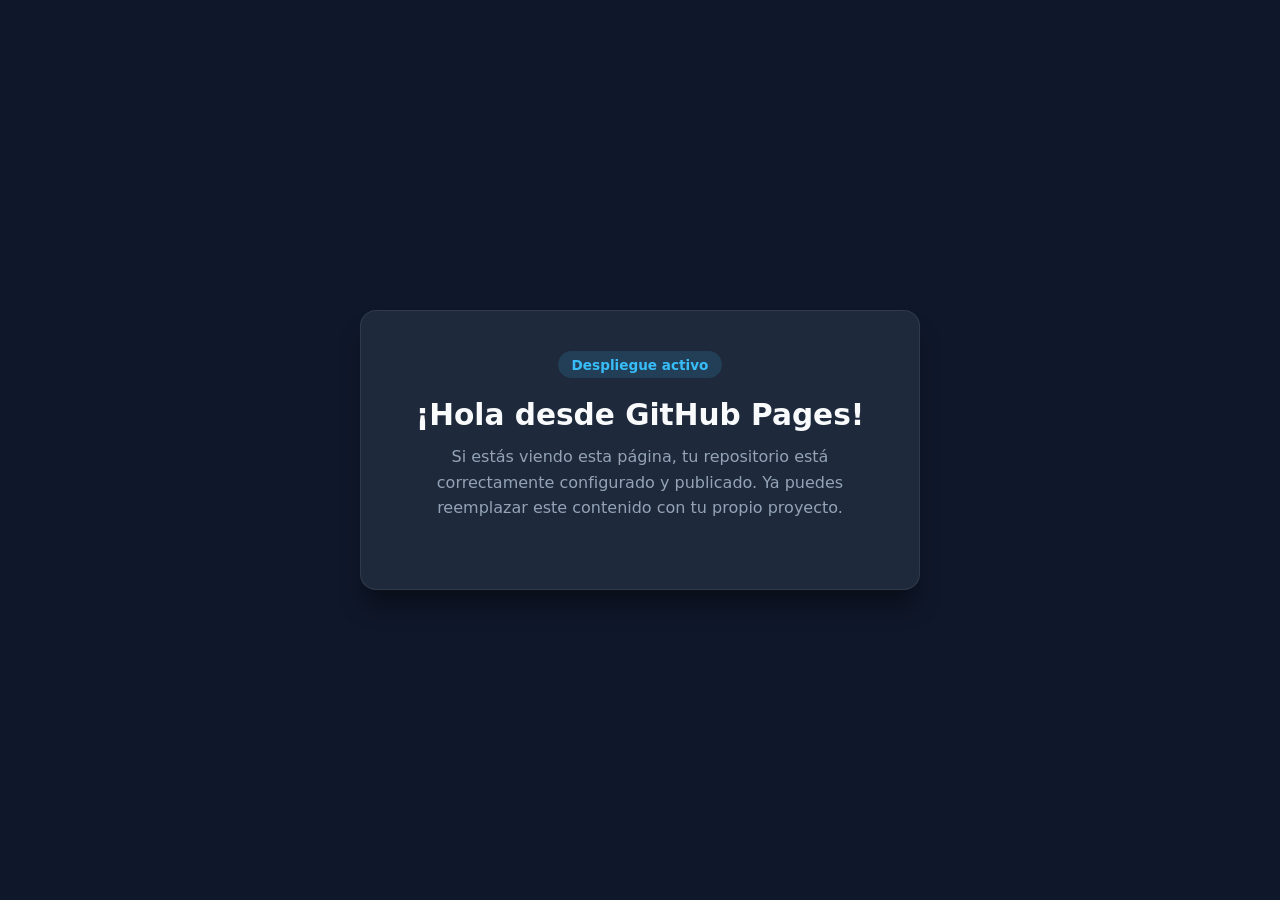
<file: index.html>
<!DOCTYPE html>
<html lang="es">
<head>
  <meta charset="UTF-8" />
  <meta name="viewport" content="width=device-width, initial-scale=1.0" />
  <title>Whilberth</title>
  <style>
    :root {
      --bg: #0f172a;
      --card: #1e293b;
      --text: #f8fafc;
      --muted: #94a3b8;
      --accent: #38bdf8;
    }

    * {
      box-sizing: border-box;
      margin: 0;
      padding: 0;
    }

    body {
      font-family: system-ui, -apple-system, BlinkMacSystemFont, "Segoe UI", Roboto, sans-serif;
      background-color: var(--bg);
      color: var(--text);
      min-height: 100vh;
      display: grid;
      place-items: center;
      padding: 1.5rem;
    }

    main {
      background-color: var(--card);
      max-width: 560px;
      width: 100%;
      padding: 2.5rem;
      border-radius: 1rem;
      box-shadow: 0 20px 25px -5px rgba(0, 0, 0, 0.4);
      text-align: center;
      border: 1px solid rgba(255, 255, 255, 0.08);
    }

    .badge {
      display: inline-block;
      background: rgba(56, 189, 248, 0.15);
      color: var(--accent);
      font-size: 0.85rem;
      font-weight: 600;
      padding: 0.35rem 0.85rem;
      border-radius: 999px;
      margin-bottom: 1.25rem;
    }

    h1 {
      font-size: 1.85rem;
      margin-bottom: 0.75rem;
    }

    p {
      color: var(--muted);
      line-height: 1.6;
      margin-bottom: 1.75rem;
    }

    a.btn {
      display: inline-block;
      background-color: var(--accent);
      color: #0f172a;
      text-decoration: none;
      font-weight: 600;
      padding: 0.75rem 1.5rem;
      border-radius: 0.5rem;
      transition: opacity 0.2s ease;
    }

    a.btn:hover {
      opacity: 0.9;
    }
  </style>
</head>
<body>
  <main>
    <span class="badge">Despliegue activo</span>
    <h1>¡Hola desde GitHub Pages!</h1>
    <p>
      Si estás viendo esta página, tu repositorio está correctamente configurado y publicado.
      Ya puedes reemplazar este contenido con tu propio proyecto.
    </p>
  </main>
</body>
</html>
</file>
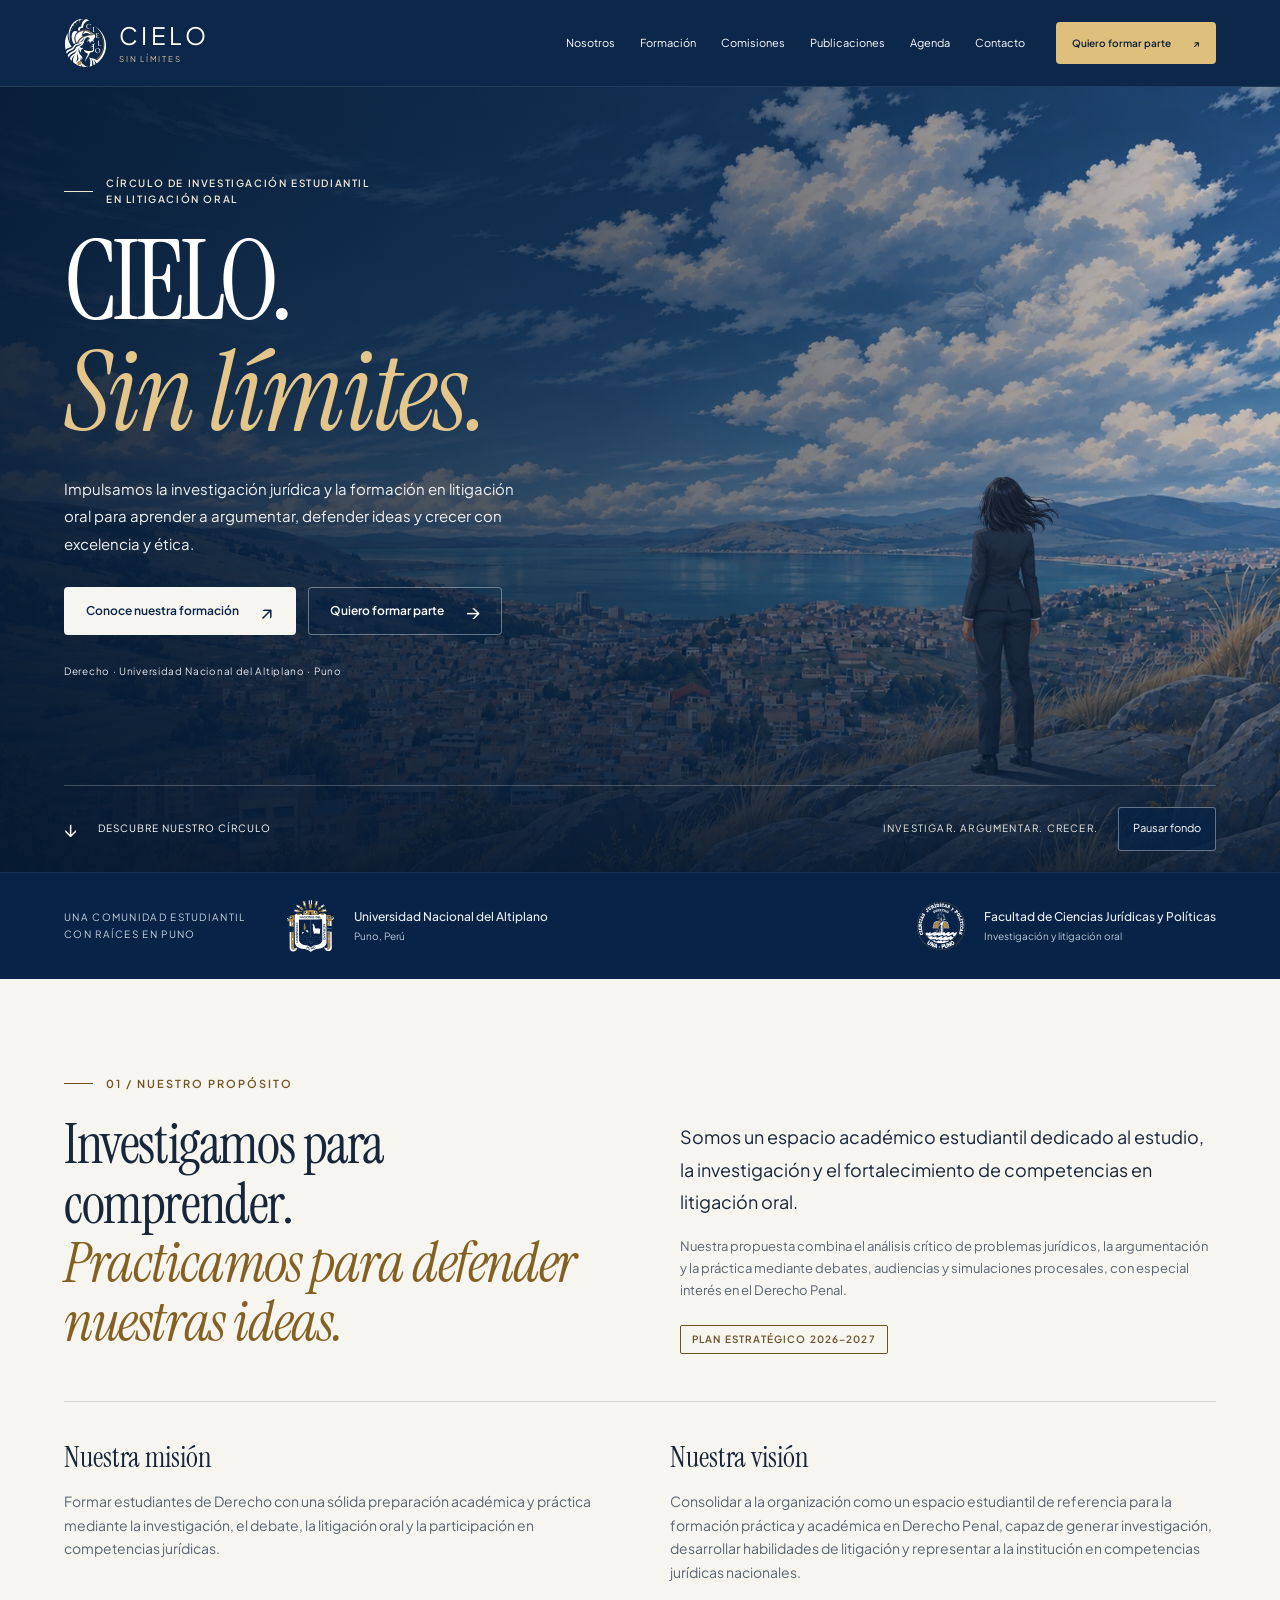
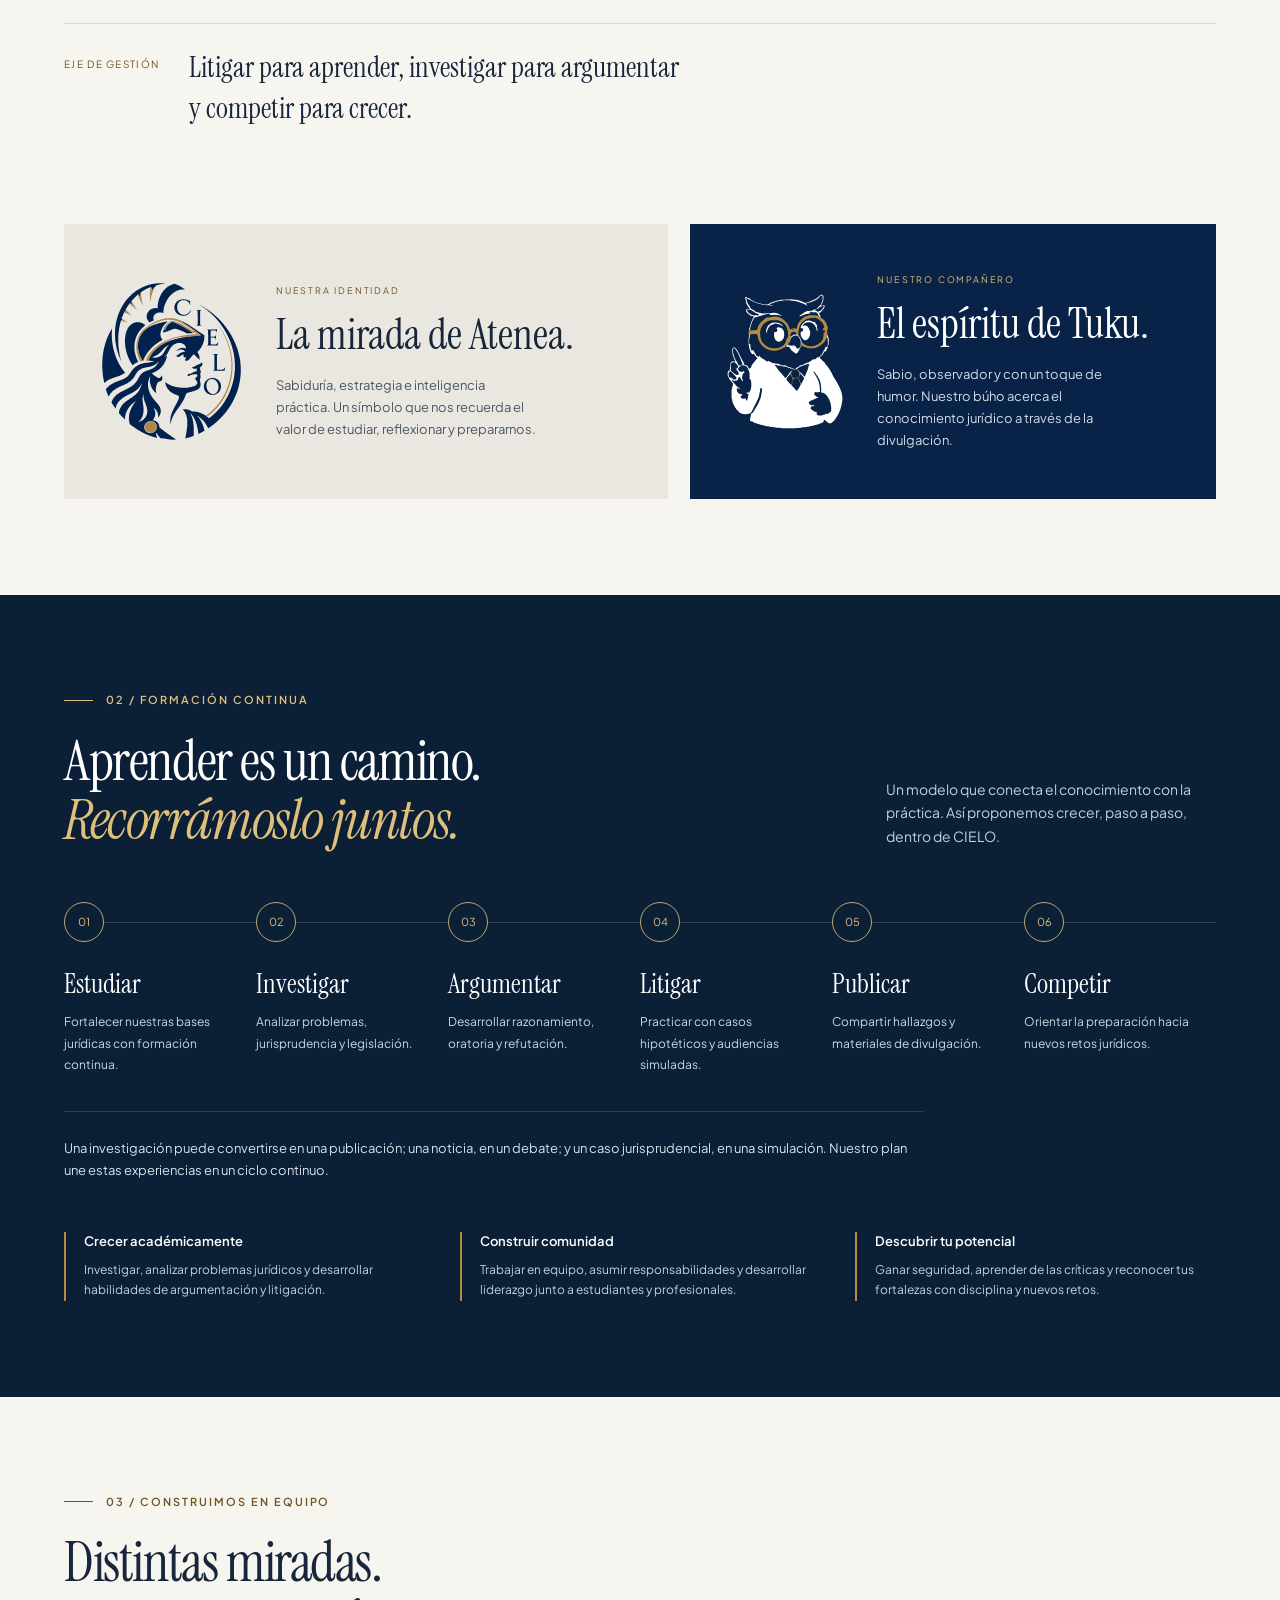
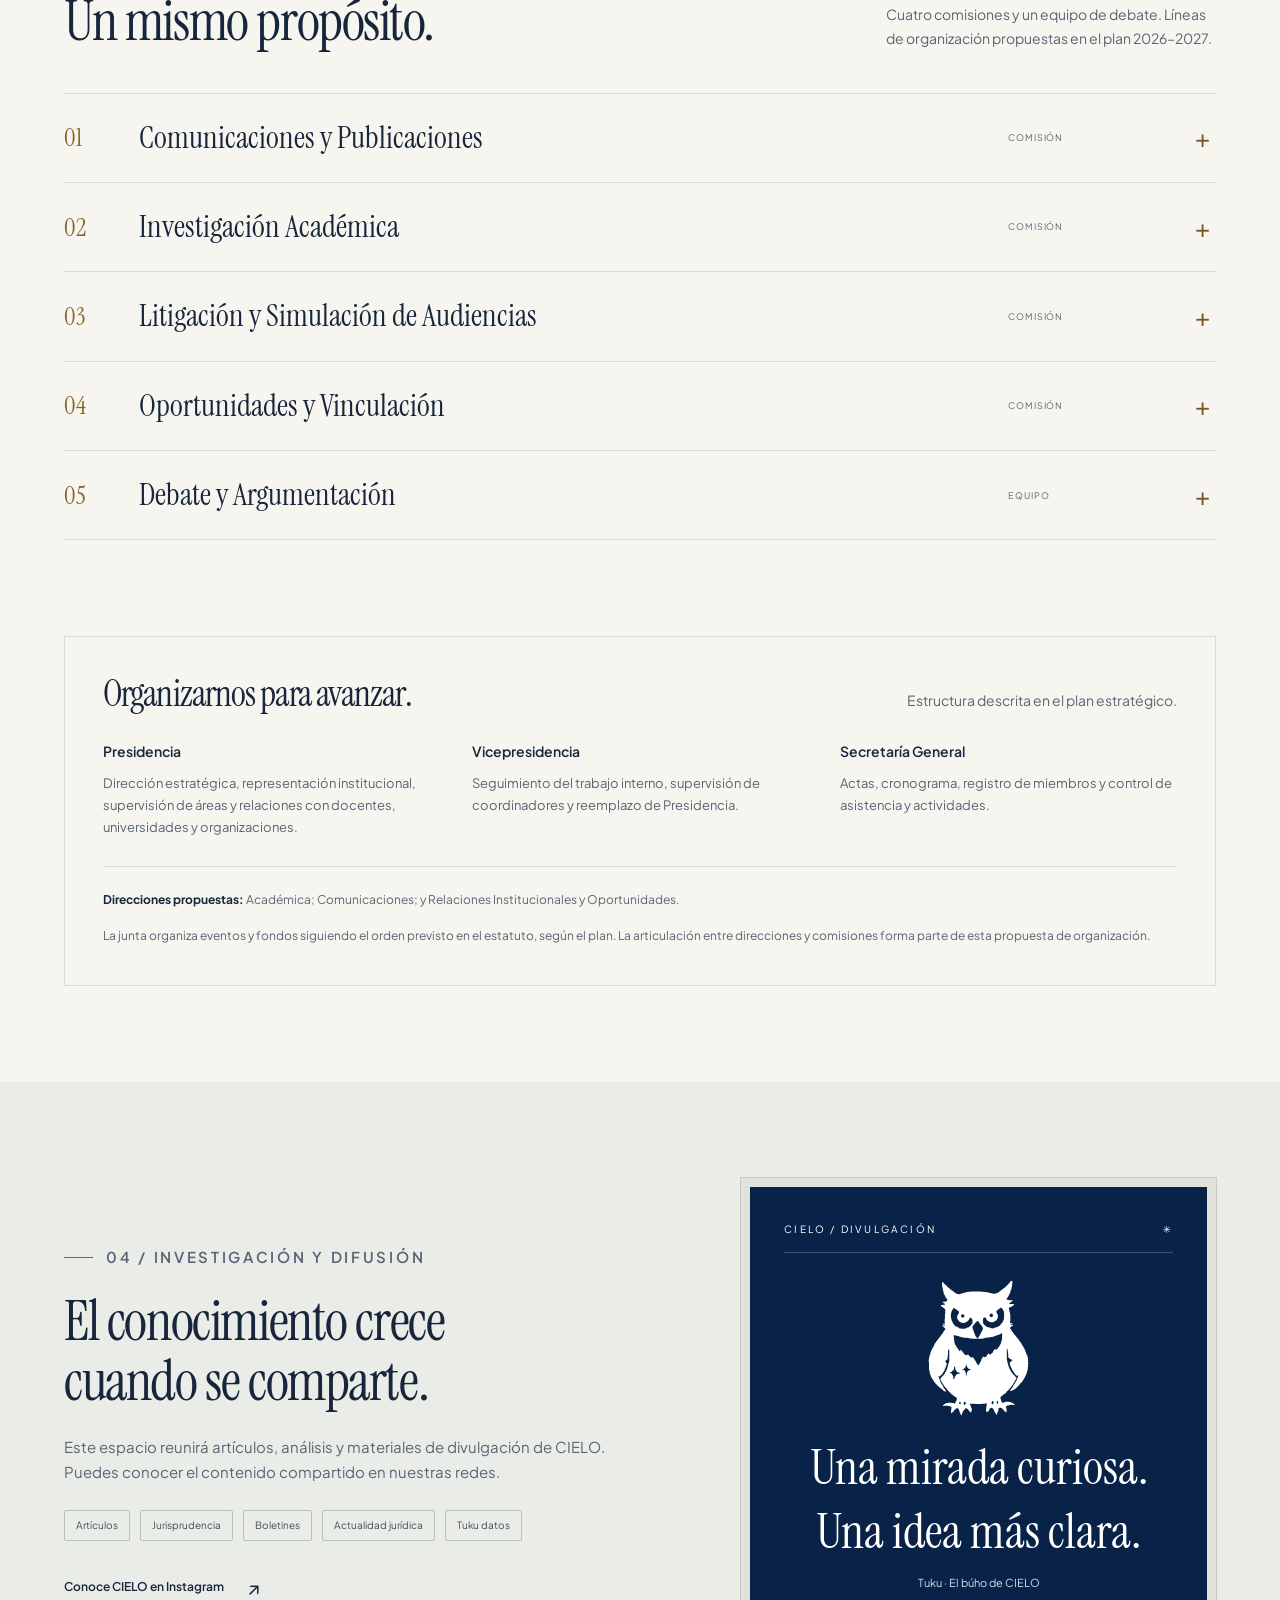
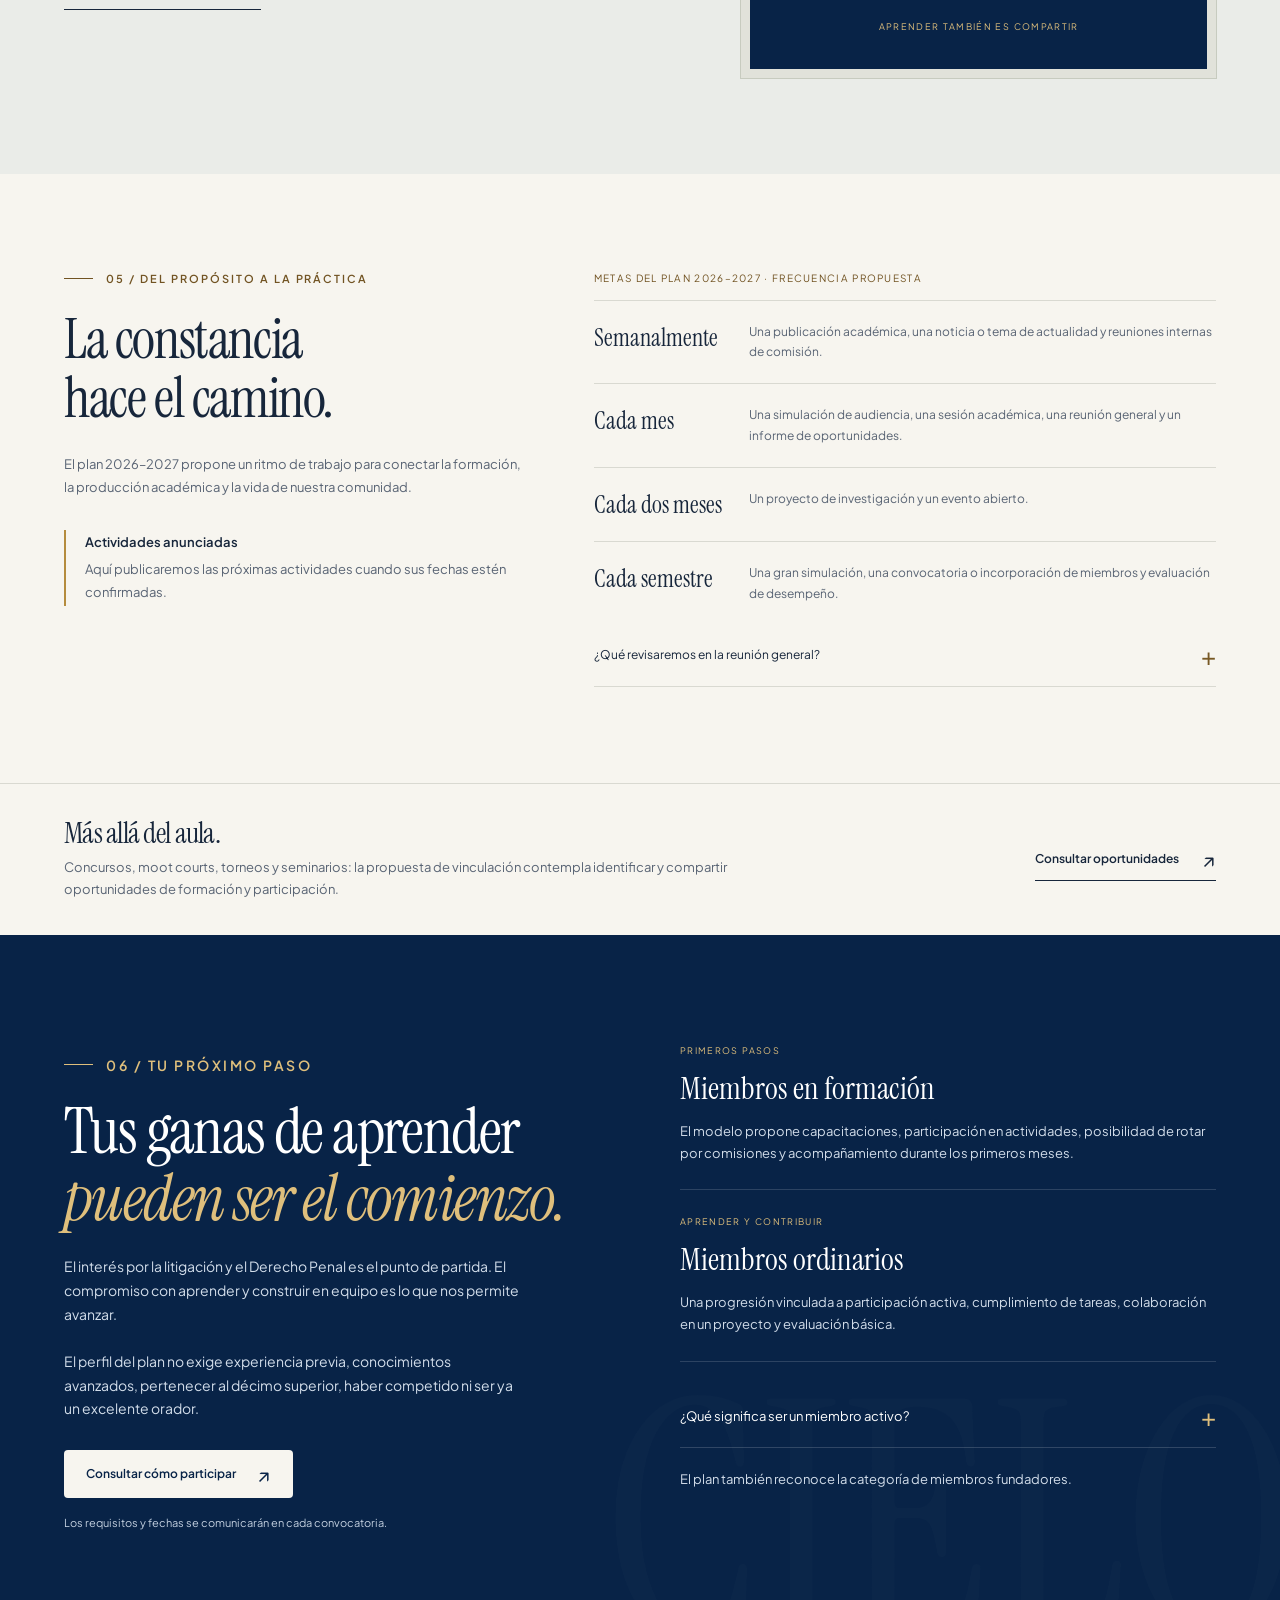
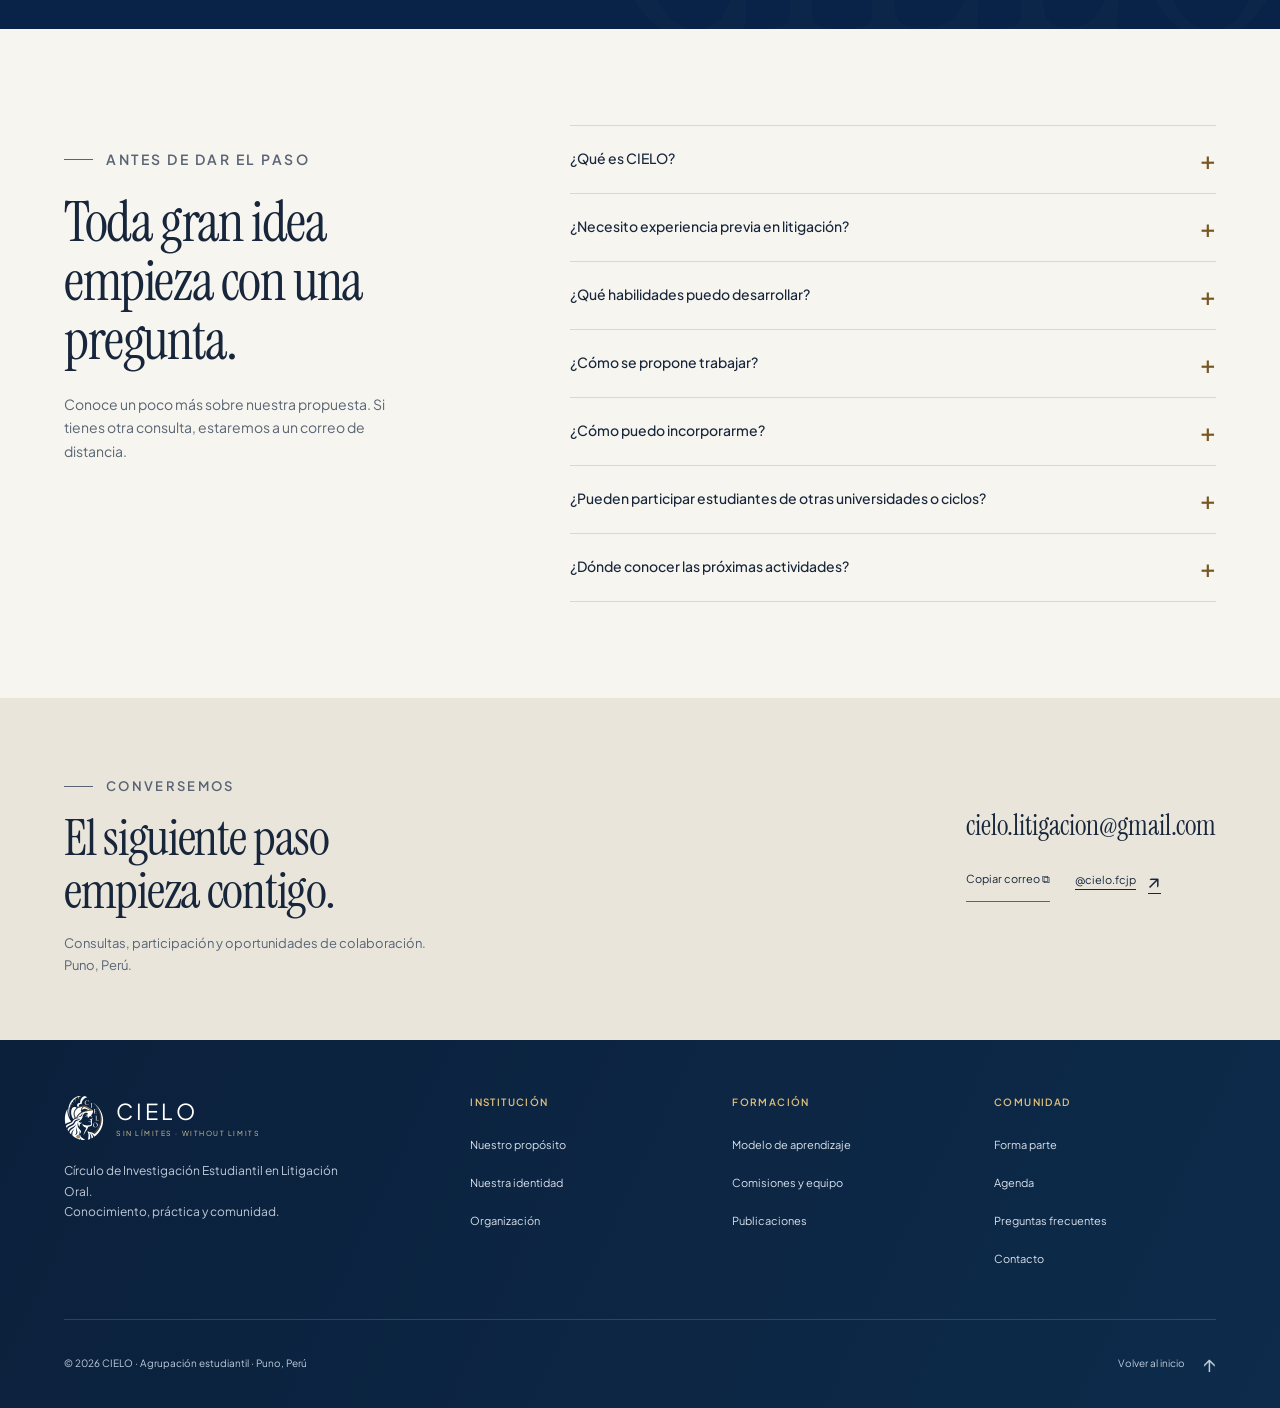
<file: public/index.html>
<!doctype html>
<html lang="es">
<head>
  <meta charset="utf-8">
  <meta name="viewport" content="width=device-width, initial-scale=1, viewport-fit=cover">
  <meta name="theme-color" content="#082347">
  <title>CIELO — Círculo de Investigación Estudiantil en Litigación Oral | Puno</title>
  <meta name="description" content="Conoce CIELO, su propuesta de investigación jurídica, formación en litigación oral y participación estudiantil en Puno.">
  <meta property="og:title" content="CIELO — Sin límites">
  <meta property="og:description" content="Investigación, argumentación y litigación oral. Una comunidad estudiantil para aprender y crecer en Puno.">
  <meta property="og:type" content="website">
  <link rel="icon" href="assets/logos/Logo_cielo_FB.svg" type="image/svg+xml">
  <link rel="preload" href="assets/images/portada-puno-azul-base.webp" as="image">
  <link rel="preconnect" href="https://fonts.googleapis.com">
  <link rel="preconnect" href="https://fonts.gstatic.com" crossorigin>
  <link href="https://fonts.googleapis.com/css2?family=Instrument+Serif:ital@0;1&family=Plus+Jakarta+Sans:wght@400;500;600;700&display=swap" rel="stylesheet">
  <link rel="stylesheet" href="css/styles.css">
</head>
<body>
  <a class="skip" href="#contenido">Saltar al contenido</a>
  <header class="header">
    <div class="wrap header-inner">
      <a class="brand" href="#inicio" aria-label="CIELO, inicio"><img src="assets/logos/Logo_Cielo_fA.svg" width="43" height="50" alt=""><span class="brand-name">CIELO<span class="brand-caption">Sin límites</span></span></a>
      <button class="menu-toggle" aria-expanded="false" aria-controls="navegacion" type="button">Menú <span aria-hidden="true">☰</span></button>
      <nav class="nav" id="navegacion" aria-label="Navegación principal">
        <a href="#nosotros">Nosotros</a><a href="#formacion">Formación</a><a href="#comisiones">Comisiones</a><a href="#publicaciones">Publicaciones</a><a href="#agenda">Agenda</a><a href="#contacto">Contacto</a><a class="button" href="#unete">Quiero formar parte <span aria-hidden="true">↗</span></a>
      </nav>
    </div>
  </header>
  <main id="contenido">
    <section class="hero" id="inicio" aria-labelledby="hero-title">
      <div class="hero-media" aria-hidden="true">
        <svg class="hero-scene" id="hero-scene" viewBox="0 0 1672 941" preserveAspectRatio="xMidYMid slice" focusable="false">
          <image class="scene-painting" href="assets/images/portada-puno-azul-base.webp" width="1672" height="941"/>
          <image class="cloud-easter-eggs" href="assets/images/nubes-referencias.webp" x="1160" y="215" width="230" height="95" opacity=".43"/>
          <svg x="1241" y="467" width="98" height="72" viewBox="90 200 1120 870" overflow="visible" preserveAspectRatio="none">
            <defs>
              <clipPath id="hair-crown"><rect width="1254" height="455"/></clipPath>
              <clipPath id="hair-left"><rect y="425" width="440" height="829"/></clipPath>
              <clipPath id="hair-middle"><rect x="410" y="425" width="390" height="829"/></clipPath>
              <clipPath id="hair-tips"><rect x="770" y="400" width="484" height="854"/></clipPath>
            </defs>
            <g class="hair-lock hair-left"><image href="assets/images/cabello-viento.webp" width="1254" height="1254" clip-path="url(#hair-left)"/></g>
            <g class="hair-lock hair-middle"><image href="assets/images/cabello-viento.webp" width="1254" height="1254" clip-path="url(#hair-middle)"/></g>
            <g class="hair-lock hair-tips"><image href="assets/images/cabello-viento.webp" width="1254" height="1254" clip-path="url(#hair-tips)"/></g>
            <image href="assets/images/cabello-viento.webp" width="1254" height="1254" clip-path="url(#hair-crown)"/>
          </svg>
        </svg>
      </div>
      <div class="wrap hero-content">
        <div class="hero-copy">
          <p class="kicker">Círculo de Investigación Estudiantil<br>en Litigación Oral</p>
          <h1 id="hero-title">CIELO.<em>Sin límites.</em></h1>
          <p class="hero-lead">Impulsamos la investigación jurídica y la formación en litigación oral para aprender a argumentar, defender ideas y crecer con excelencia y ética.</p>
          <div class="actions"><a class="button button-light" href="#formacion">Conoce nuestra formación <span class="arrow" aria-hidden="true">↗</span></a><a class="button button-outline" href="#unete">Quiero formar parte <span class="arrow" aria-hidden="true">→</span></a></div>
          <p class="hero-location">Derecho · Universidad Nacional del Altiplano · Puno</p>
        </div>
        <figure class="hero-symbol"><img src="assets/logos/Logo_Cielo_fA.svg" width="180" height="210" alt="Emblema de CIELO inspirado en Atenea"><figcaption>Conocimiento que trasciende</figcaption></figure>
      </div>
      <div class="wrap hero-bottom"><a href="#nosotros"><span class="arrow" aria-hidden="true">↓</span> Descubre nuestro círculo</a><div class="hero-controls"><span class="note">Investigar. Argumentar. Crecer.</span><button class="video-control" id="motion-control" type="button" aria-pressed="false">Pausar fondo</button></div></div>
    </section>

    <div class="institution"><div class="wrap institution-inner"><p class="institution-label">Una comunidad estudiantil<br>con raíces en Puno</p><div class="institution-unit"><img src="assets/logos/Logo_UNA_FA.svg" width="50" height="54" alt="Escudo de la Universidad Nacional del Altiplano"><p><strong>Universidad Nacional del Altiplano</strong><span>Puno, Perú</span></p></div><div class="institution-unit"><img src="assets/logos/Logo_Asociacion.svg" width="50" height="54" alt="Emblema de Ciencias Jurídicas y Políticas"><p><strong>Facultad de Ciencias Jurídicas y Políticas</strong><span>Investigación y litigación oral</span></p></div></div></div>

    <section class="section" id="nosotros" aria-labelledby="nosotros-title"><div class="wrap">
      <p class="kicker">01 / Nuestro propósito</p>
      <div class="intro-grid"><h2 id="nosotros-title">Investigamos para comprender.<br><em>Practicamos para defender nuestras ideas.</em></h2><div class="intro-copy"><p class="lead">Somos un espacio académico estudiantil dedicado al estudio, la investigación y el fortalecimiento de competencias en litigación oral.</p><p class="muted small">Nuestra propuesta combina el análisis crítico de problemas jurídicos, la argumentación y la práctica mediante debates, audiencias y simulaciones procesales, con especial interés en el Derecho Penal.</p><span class="tag">Plan estratégico 2026–2027</span></div></div>
      <div class="purpose"><article><h3>Nuestra misión</h3><p>Formar estudiantes de Derecho con una sólida preparación académica y práctica mediante la investigación, el debate, la litigación oral y la participación en competencias jurídicas.</p></article><article><h3>Nuestra visión</h3><p>Consolidar a la organización como un espacio estudiantil de referencia para la formación práctica y académica en Derecho Penal, capaz de generar investigación, desarrollar habilidades de litigación y representar a la institución en competencias jurídicas nacionales.</p></article></div>
      <div class="principle"><span>Eje de gestión</span><p>Litigar para aprender, investigar para argumentar<br>y competir para crecer.</p></div>
    </div></section>

    <section class="section identity" id="identidad" aria-labelledby="identidad-title"><div class="wrap"><h2 class="sr-only" id="identidad-title">Los símbolos que nos representan</h2><div class="identity-grid"><article class="symbol-panel"><img class="symbol-art" src="assets/logos/Logo_cielo_FB.svg" width="145" height="175" loading="lazy" alt="Atenea en el emblema de CIELO"><div><span class="eyebrow">Nuestra identidad</span><h3>La mirada de Atenea.</h3><p>Sabiduría, estrategia e inteligencia práctica. Un símbolo que nos recuerda el valor de estudiar, reflexionar y prepararnos.</p></div></article><article class="symbol-panel tuku"><img class="symbol-art" src="assets/logos/buho_fondoazul.svg" width="120" height="145" loading="lazy" alt="Tuku, el búho con gafas doradas de CIELO"><div><span class="eyebrow">Nuestro compañero</span><h3>El espíritu de Tuku.</h3><p>Sabio, observador y con un toque de humor. Nuestro búho acerca el conocimiento jurídico a través de la divulgación.</p></div></article></div></div></section>

    <section class="section formation" id="formacion" aria-labelledby="formacion-title"><div class="wrap">
      <div class="section-top"><div><p class="kicker">02 / Formación continua</p><h2 id="formacion-title">Aprender es un camino.<br><em>Recorrámoslo juntos.</em></h2></div><p>Un modelo que conecta el conocimiento con la práctica. Así proponemos crecer, paso a paso, dentro de CIELO.</p></div>
      <ol class="steps"><li><span class="step-number" aria-hidden="true">01</span><h3>Estudiar</h3><p>Fortalecer nuestras bases jurídicas con formación continua.</p></li><li><span class="step-number" aria-hidden="true">02</span><h3>Investigar</h3><p>Analizar problemas, jurisprudencia y legislación.</p></li><li><span class="step-number" aria-hidden="true">03</span><h3>Argumentar</h3><p>Desarrollar razonamiento, oratoria y refutación.</p></li><li><span class="step-number" aria-hidden="true">04</span><h3>Litigar</h3><p>Practicar con casos hipotéticos y audiencias simuladas.</p></li><li><span class="step-number" aria-hidden="true">05</span><h3>Publicar</h3><p>Compartir hallazgos y materiales de divulgación.</p></li><li><span class="step-number" aria-hidden="true">06</span><h3>Competir</h3><p>Orientar la preparación hacia nuevos retos jurídicos.</p></li></ol>
      <p class="formation-note">Una investigación puede convertirse en una publicación; una noticia, en un debate; y un caso jurisprudencial, en una simulación. Nuestro plan une estas experiencias en un ciclo continuo.</p>
      <div class="benefits"><article class="benefit"><h3>Crecer académicamente</h3><p>Investigar, analizar problemas jurídicos y desarrollar habilidades de argumentación y litigación.</p></article><article class="benefit"><h3>Construir comunidad</h3><p>Trabajar en equipo, asumir responsabilidades y desarrollar liderazgo junto a estudiantes y profesionales.</p></article><article class="benefit"><h3>Descubrir tu potencial</h3><p>Ganar seguridad, aprender de las críticas y reconocer tus fortalezas con disciplina y nuevos retos.</p></article></div>
    </div></section>

    <section class="section" id="comisiones" aria-labelledby="comisiones-title"><div class="wrap"><div class="section-top"><div><p class="kicker">03 / Construimos en equipo</p><h2 id="comisiones-title">Distintas miradas.<br>Un mismo propósito.</h2></div><p>Cuatro comisiones y un equipo de debate. Líneas de organización propuestas en el plan 2026–2027.</p></div>
      <div class="commission-list">
        <details><summary><span class="number" aria-hidden="true">01</span><h3>Comunicaciones y Publicaciones</h3><span class="commission-type">Comisión</span><span class="plus" aria-hidden="true">+</span></summary><div class="commission-detail"><p>Convertir los aportes académicos en contenidos que informan, acercan el Derecho y dan visibilidad al trabajo del círculo.</p><ul><li>Noticias jurídicas y temas relevantes de Derecho Penal.</li><li>Carruseles, infografías, videos y cobertura de actividades.</li><li>Calendario editorial mensual, en colaboración con las demás áreas.</li></ul></div></details>
        <details><summary><span class="number" aria-hidden="true">02</span><h3>Investigación Académica</h3><span class="commission-type">Comisión</span><span class="plus" aria-hidden="true">+</span></summary><div class="commission-detail"><p>Dar sustento al debate y la práctica a través del análisis jurídico. Investigar para producir conocimiento que pueda compartirse.</p><ul><li>Investigación en grupos pequeños.</li><li>Comentarios de jurisprudencia y legislación.</li><li>Artículos, boletines y columnas.</li><li>Preparación progresiva de trabajos para publicación.</li></ul></div></details>
        <details><summary><span class="number" aria-hidden="true">03</span><h3>Litigación y Simulación de Audiencias</h3><span class="commission-type">Comisión</span><span class="plus" aria-hidden="true">+</span></summary><div class="commission-detail"><p>Llevar el estudio jurídico al ejercicio práctico mediante casos hipotéticos y espacios de retroalimentación.</p><ul><li>Preparación de casos y audiencias simuladas internas.</li><li>Práctica del rol de jueces.</li><li>Rúbricas sobre argumentación, teoría del caso, interrogatorio y objeciones.</li><li>Trabajo conectado con investigación y debate.</li></ul></div></details>
        <details><summary><span class="number" aria-hidden="true">04</span><h3>Oportunidades y Vinculación</h3><span class="commission-type">Comisión</span><span class="plus" aria-hidden="true">+</span></summary><div class="commission-detail"><p>Conectar la preparación con oportunidades externas y abrir espacios de encuentro con otras comunidades académicas.</p><ul><li>Seguimiento de concursos, torneos, moot courts y seminarios.</li><li>Base de datos de oportunidades y convocatorias.</li><li>Contacto con organizaciones y universidades.</li><li>Avisos anticipados de requisitos y fechas límite.</li></ul></div></details>
        <details><summary><span class="number" aria-hidden="true">05</span><h3>Debate y Argumentación</h3><span class="commission-type">Equipo</span><span class="plus" aria-hidden="true">+</span></summary><div class="commission-detail"><p>Ejercitar la exposición y la respuesta razonada, habilidades que también nutren la formación en litigación oral.</p><ul><li>Técnicas de investigación, oratoria y refutación.</li><li>Preparación para competencias.</li><li>Intercambio de conocimientos con las comisiones.</li></ul></div></details>
      </div>
    </div></section>

    <section class="section organization" id="organizacion" aria-labelledby="organizacion-title"><div class="wrap organization-inner"><div class="section-top"><h2 id="organizacion-title">Organizarnos para avanzar.</h2><p>Estructura descrita en el plan estratégico.</p></div><div class="roles"><article><h3>Presidencia</h3><p>Dirección estratégica, representación institucional, supervisión de áreas y relaciones con docentes, universidades y organizaciones.</p></article><article><h3>Vicepresidencia</h3><p>Seguimiento del trabajo interno, supervisión de coordinadores y reemplazo de Presidencia.</p></article><article><h3>Secretaría General</h3><p>Actas, cronograma, registro de miembros y control de asistencia y actividades.</p></article></div><div class="directions"><p><strong>Direcciones propuestas:</strong> Académica; Comunicaciones; y Relaciones Institucionales y Oportunidades.</p><p>La junta organiza eventos y fondos siguiendo el orden previsto en el estatuto, según el plan. La articulación entre direcciones y comisiones forma parte de esta propuesta de organización.</p></div></div></section>

    <section class="section publications" id="publicaciones" aria-labelledby="publicaciones-title"><div class="wrap publication-grid"><div class="publication-copy"><p class="kicker">04 / Investigación y difusión</p><h2 id="publicaciones-title">El conocimiento crece<br>cuando se comparte.</h2><p>Este espacio reunirá artículos, análisis y materiales de divulgación de CIELO. Puedes conocer el contenido compartido en nuestras redes.</p><div class="editorial-types" aria-label="Líneas editoriales previstas"><span>Artículos</span><span>Jurisprudencia</span><span>Boletines</span><span>Actualidad jurídica</span><span>Tuku datos</span></div><a class="text-link" href="https://www.instagram.com/cielo.fcjp/" target="_blank" rel="noopener noreferrer" data-instagram>Conoce CIELO en Instagram <span class="arrow" aria-hidden="true">↗</span><span class="sr-only"> (abre una pestaña nueva)</span></a></div><aside class="editorial-cover" aria-label="Tuku, identidad de nuestra propuesta de divulgación"><div class="cover-top"><span>CIELO / DIVULGACIÓN</span><span aria-hidden="true">✳</span></div><img src="assets/logos/Buho_blanco_FA.svg" width="117" height="140" loading="lazy" alt=""><h3>Una mirada curiosa.<br>Una idea más clara.</h3><p>Tuku · El búho de CIELO</p><span class="cover-bottom">APRENDER TAMBIÉN ES COMPARTIR</span></aside></div></section>

    <section class="section" id="agenda" aria-labelledby="agenda-title"><div class="wrap agenda-grid"><div class="agenda-intro"><p class="kicker">05 / Del propósito a la práctica</p><h2 id="agenda-title">La constancia<br>hace el camino.</h2><p class="muted small">El plan 2026–2027 propone un ritmo de trabajo para conectar la formación, la producción académica y la vida de nuestra comunidad.</p><div class="empty-note"><h3>Actividades anunciadas</h3><p>Aquí publicaremos las próximas actividades cuando sus fechas estén confirmadas.</p></div></div><div><p class="schedule-heading">Metas del plan 2026–2027 · Frecuencia propuesta</p><dl class="schedule"><div><dt>Semanalmente</dt><dd>Una publicación académica, una noticia o tema de actualidad y reuniones internas de comisión.</dd></div><div><dt>Cada mes</dt><dd>Una simulación de audiencia, una sesión académica, una reunión general y un informe de oportunidades.</dd></div><div><dt>Cada dos meses</dt><dd>Un proyecto de investigación y un evento abierto.</dd></div><div><dt>Cada semestre</dt><dd>Una gran simulación, una convocatoria o incorporación de miembros y evaluación de desempeño.</dd></div></dl><details class="meeting"><summary>¿Qué revisaremos en la reunión general? <span class="plus" aria-hidden="true">+</span></summary><p>Qué hicimos, qué estamos haciendo, qué necesitamos y qué haremos el próximo mes. Un espacio mensual propuesto para compartir avances y coordinar el trabajo de las comisiones.</p></details></div></div></section>

    <section class="opportunities" id="oportunidades" aria-labelledby="oportunidades-title"><div class="wrap"><div><h2 id="oportunidades-title">Más allá del aula.</h2><p>Concursos, moot courts, torneos y seminarios: la propuesta de vinculación contempla identificar y compartir oportunidades de formación y participación.</p></div><a class="text-link" href="#contacto">Consultar oportunidades <span class="arrow" aria-hidden="true">↗</span></a></div></section>

    <section class="section join" id="unete" aria-labelledby="unete-title"><div class="wrap join-grid"><div class="join-copy"><p class="kicker">06 / Tu próximo paso</p><h2 id="unete-title">Tus ganas de aprender<br><em>pueden ser el comienzo.</em></h2><p>El interés por la litigación y el Derecho Penal es el punto de partida. El compromiso con aprender y construir en equipo es lo que nos permite avanzar.</p><p>El perfil del plan no exige experiencia previa, conocimientos avanzados, pertenecer al décimo superior, haber competido ni ser ya un excelente orador.</p><div class="actions"><a class="button button-light" href="#contacto">Consultar cómo participar <span class="arrow" aria-hidden="true">↗</span></a></div><p class="fine">Los requisitos y fechas se comunicarán en cada convocatoria.</p></div><div class="join-path"><article><span class="small">Primeros pasos</span><h3>Miembros en formación</h3><p>El modelo propone capacitaciones, participación en actividades, posibilidad de rotar por comisiones y acompañamiento durante los primeros meses.</p></article><article><span class="small">Aprender y contribuir</span><h3>Miembros ordinarios</h3><p>Una progresión vinculada a participación activa, cumplimiento de tareas, colaboración en un proyecto y evaluación básica.</p></article><details class="commitments"><summary>¿Qué significa ser un miembro activo? <span class="plus" aria-hidden="true">+</span></summary><ul><li>Asistir a reuniones y participar en actividades.</li><li>Cumplir las tareas asignadas.</li><li>Participar en al menos una simulación.</li><li>Colaborar en un proyecto.</li><li>Pasar del interés al compromiso y de recibir formación a contribuir.</li></ul></details><p class="founders">El plan también reconoce la categoría de miembros fundadores.</p></div></div></section>

    <section class="section" id="preguntas" aria-labelledby="preguntas-title"><div class="wrap faq-grid"><div class="faq-title"><p class="kicker">Antes de dar el paso</p><h2 id="preguntas-title">Toda gran idea empieza con una pregunta.</h2><p>Conoce un poco más sobre nuestra propuesta. Si tienes otra consulta, estaremos a un correo de distancia.</p></div><div class="faq-list">
      <details><summary>¿Qué es CIELO? <span class="plus" aria-hidden="true">+</span></summary><p>El Círculo de Investigación Estudiantil en Litigación Oral es un espacio académico estudiantil en Puno, vinculado al ámbito de la Facultad de Ciencias Jurídicas y Políticas de la Universidad Nacional del Altiplano, con interés en investigación jurídica, Derecho Penal y litigación oral.</p></details>
      <details><summary>¿Necesito experiencia previa en litigación? <span class="plus" aria-hidden="true">+</span></summary><p>El perfil propuesto en el plan prioriza las ganas de aprender y el compromiso. No exige experiencia previa en litigación ni ser ya un excelente orador. Las condiciones definitivas se comunicarán con cada convocatoria.</p></details>
      <details><summary>¿Qué habilidades puedo desarrollar? <span class="plus" aria-hidden="true">+</span></summary><p>La propuesta busca fortalecer investigación, argumentación, oratoria, práctica de audiencias, trabajo en equipo y liderazgo, junto con disciplina y confianza para expresar ideas.</p></details>
      <details><summary>¿Cómo se propone trabajar? <span class="plus" aria-hidden="true">+</span></summary><p>Mediante un modelo continuo: estudiar, investigar, argumentar, litigar, publicar y competir. Las comisiones y el equipo de debate se plantean como espacios de trabajo conectados.</p></details>
      <details><summary>¿Cómo puedo incorporarme? <span class="plus" aria-hidden="true">+</span></summary><p>Puedes consultar a través de nuestros canales de contacto. Los requisitos, fechas y el proceso de incorporación dependerán de la convocatoria que se publique.</p></details>
      <details><summary>¿Pueden participar estudiantes de otras universidades o ciclos? <span class="plus" aria-hidden="true">+</span></summary><p>El alcance de participación debe consultarse directamente con la agrupación. El plan presentado no define condiciones específicas por universidad o ciclo.</p></details>
      <details><summary>¿Dónde conocer las próximas actividades? <span class="plus" aria-hidden="true">+</span></summary><p>En nuestra sección de <a href="#agenda">agenda</a> y en los canales de CIELO. Las actividades se anunciarán cuando sus fechas estén confirmadas.</p></details>
    </div></div></section>

    <section class="contact" id="contacto" aria-labelledby="contacto-title"><div class="wrap contact-inner"><div><p class="kicker">Conversemos</p><h2 id="contacto-title">El siguiente paso<br>empieza contigo.</h2><p>Consultas, participación y oportunidades de colaboración.<br>Puno, Perú.</p></div><div class="contact-options"><a class="email" href="mailto:cielo.litigacion@gmail.com" data-email>cielo.litigacion@gmail.com</a><div class="contact-links"><button class="copy" id="copy-email" type="button" hidden>Copiar correo <span aria-hidden="true">⧉</span></button><a href="https://www.instagram.com/cielo.fcjp/" target="_blank" rel="noopener noreferrer" data-instagram>@cielo.fcjp <span class="arrow" aria-hidden="true">↗</span><span class="sr-only"> (Instagram, abre una pestaña nueva)</span></a></div><div class="copy-status" id="copy-status" role="status" aria-live="polite"></div></div></div></section>
  </main>
  <footer class="footer"><div class="wrap"><div class="footer-grid"><div class="footer-brand"><a class="brand" href="#inicio" aria-label="CIELO, volver al inicio"><img src="assets/logos/Logo_Cielo_fA.svg" width="40" height="46" loading="lazy" alt=""><span class="brand-name">CIELO<span class="brand-caption">Sin límites · Without limits</span></span></a><p>Círculo de Investigación Estudiantil en Litigación Oral.<br>Conocimiento, práctica y comunidad.</p></div><div><h3>Institución</h3><ul><li><a href="#nosotros">Nuestro propósito</a></li><li><a href="#identidad">Nuestra identidad</a></li><li><a href="#organizacion">Organización</a></li></ul></div><div><h3>Formación</h3><ul><li><a href="#formacion">Modelo de aprendizaje</a></li><li><a href="#comisiones">Comisiones y equipo</a></li><li><a href="#publicaciones">Publicaciones</a></li></ul></div><div><h3>Comunidad</h3><ul><li><a href="#unete">Forma parte</a></li><li><a href="#agenda">Agenda</a></li><li><a href="#preguntas">Preguntas frecuentes</a></li><li><a href="#contacto">Contacto</a></li></ul></div></div><div class="footer-bottom"><span>© <span id="year">2026</span> CIELO · Agrupación estudiantil · Puno, Perú</span><a href="#inicio">Volver al inicio <span class="arrow" aria-hidden="true">↑</span></a></div></div></footer>

  <script src="js/main.js" defer></script>
</body>
</html>
</file>
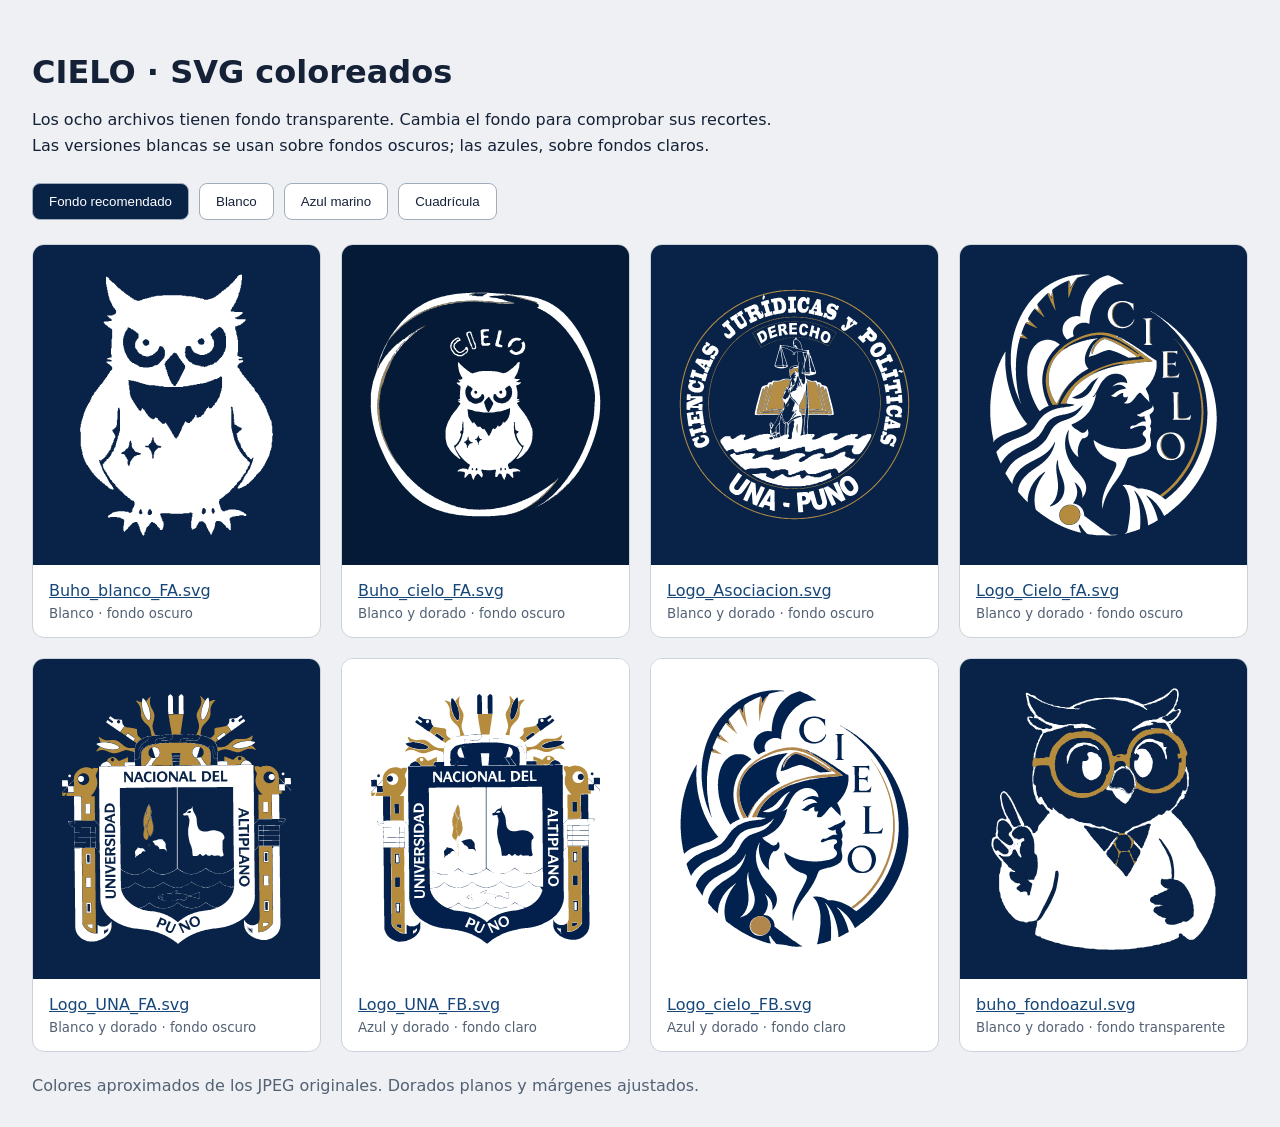
<file: docs/design/vista-previa.html>
<!doctype html>
<html lang="es">
<meta charset="utf-8">
<meta name="viewport" content="width=device-width,initial-scale=1">
<title>CIELO · SVG coloreados</title>
<style>
  *{box-sizing:border-box}body{margin:0;padding:32px;background:#eef0f3;color:#152137;font:16px system-ui,sans-serif}main{max-width:1300px;margin:auto}h1{margin-bottom:8px}p{line-height:1.6}nav{display:flex;gap:10px;flex-wrap:wrap;margin:24px 0}button{padding:10px 16px;border:1px solid #a1adbb;border-radius:8px;background:white;cursor:pointer;color:#152137}button[aria-pressed=true]{background:#092347;color:white}section{display:grid;grid-template-columns:repeat(auto-fit,minmax(260px,1fr));gap:20px}figure{margin:0;background:white;border:1px solid #ccd2da;border-radius:12px;overflow:hidden}.art{height:320px;display:flex;align-items:center;justify-content:center;padding:24px;background:var(--reference)}img{width:100%;height:100%;object-fit:contain}figcaption{padding:16px;overflow-wrap:anywhere}small{display:block;color:#536174;margin-top:6px}body[data-bg=light] .art{background:#fff}body[data-bg=dark] .art{background:#082347}body[data-bg=grid] .art{background:conic-gradient(#aab1bc 25%,#dce0e6 0 50%,#aab1bc 0 75%,#dce0e6 0) 0 0/24px 24px}a{color:#174779}footer{margin-top:24px;color:#536174}
</style>
<main>
<h1>CIELO · SVG coloreados</h1>
<p>Los ocho archivos tienen fondo transparente. Cambia el fondo para comprobar sus recortes.<br>Las versiones blancas se usan sobre fondos oscuros; las azules, sobre fondos claros.</p>
<nav aria-label="Fondo de la vista previa">
<button data-value="reference" aria-pressed="true">Fondo recomendado</button>
<button data-value="light" aria-pressed="false">Blanco</button>
<button data-value="dark" aria-pressed="false">Azul marino</button>
<button data-value="grid" aria-pressed="false">Cuadrícula</button>
</nav>
<section aria-label="Logos y mascotas">
<figure><div class="art" style="--reference:#082347"><img src="../../public/assets/logos/Buho_blanco_FA.svg" alt="Búho blanco"></div><figcaption><a href="../../public/assets/logos/Buho_blanco_FA.svg">Buho_blanco_FA.svg</a><small>Blanco · fondo oscuro</small></figcaption></figure>
<figure><div class="art" style="--reference:#041a36"><img src="../../public/assets/logos/Buho_cielo_FA.svg" alt="Búho CIELO con círculo"></div><figcaption><a href="../../public/assets/logos/Buho_cielo_FA.svg">Buho_cielo_FA.svg</a><small>Blanco y dorado · fondo oscuro</small></figcaption></figure>
<figure><div class="art" style="--reference:#082347"><img src="../../public/assets/logos/Logo_Asociacion.svg" alt="Ciencias Jurídicas y Políticas, UNA Puno"></div><figcaption><a href="../../public/assets/logos/Logo_Asociacion.svg">Logo_Asociacion.svg</a><small>Blanco y dorado · fondo oscuro</small></figcaption></figure>
<figure><div class="art" style="--reference:#082347"><img src="../../public/assets/logos/Logo_Cielo_fA.svg" alt="Emblema CIELO blanco y dorado"></div><figcaption><a href="../../public/assets/logos/Logo_Cielo_fA.svg">Logo_Cielo_fA.svg</a><small>Blanco y dorado · fondo oscuro</small></figcaption></figure>
<figure><div class="art" style="--reference:#082347"><img src="../../public/assets/logos/Logo_UNA_FA.svg" alt="Escudo UNA Puno blanco y dorado"></div><figcaption><a href="../../public/assets/logos/Logo_UNA_FA.svg">Logo_UNA_FA.svg</a><small>Blanco y dorado · fondo oscuro</small></figcaption></figure>
<figure><div class="art" style="--reference:#fff"><img src="../../public/assets/logos/Logo_UNA_FB.svg" alt="Escudo UNA Puno azul y dorado"></div><figcaption><a href="../../public/assets/logos/Logo_UNA_FB.svg">Logo_UNA_FB.svg</a><small>Azul y dorado · fondo claro</small></figcaption></figure>
<figure><div class="art" style="--reference:#fff"><img src="../../public/assets/logos/Logo_cielo_FB.svg" alt="Emblema CIELO azul y dorado"></div><figcaption><a href="../../public/assets/logos/Logo_cielo_FB.svg">Logo_cielo_FB.svg</a><small>Azul y dorado · fondo claro</small></figcaption></figure>
<figure><div class="art" style="--reference:#082347"><img src="../../public/assets/logos/buho_fondoazul.svg" alt="Búho con gafas doradas"></div><figcaption><a href="../../public/assets/logos/buho_fondoazul.svg">buho_fondoazul.svg</a><small>Blanco y dorado · fondo transparente</small></figcaption></figure>
</section>
<footer>Colores aproximados de los JPEG originales. Dorados planos y márgenes ajustados.</footer>
</main>
<script>
document.querySelectorAll('button[data-value]').forEach(button=>button.addEventListener('click',()=>{
  document.body.dataset.bg=button.dataset.value;
  document.querySelectorAll('button[data-value]').forEach(item=>item.setAttribute('aria-pressed',String(item===button)));
}));
</script>
</html>
</file>
<file: public/css/styles.css>
/* Base y sistema visual */
:root{--navy:#082347;--deep:#0b1f36;--gold:#b58c3e;--gold-light:#dfbf7c;--paper:#f7f5ef;--ink:#17263b;--muted:#596474;--line:#d9d9d1;--serif:'Instrument Serif',Georgia,serif;--sans:'Plus Jakarta Sans',system-ui,sans-serif;--gutter:clamp(22px,5vw,76px);--radius:4px}
*{box-sizing:border-box}html{scroll-behavior:smooth;scroll-padding-top:95px}body{margin:0;background:var(--paper);color:var(--ink);font:400 16px/1.7 var(--sans);-webkit-font-smoothing:antialiased}::selection{background:#dfbf7c;color:#082347}a{color:inherit;text-decoration-thickness:1px;text-underline-offset:5px}button{font:inherit;cursor:pointer}button,a,summary{-webkit-tap-highlight-color:transparent}button:disabled{cursor:default}img{display:block;max-width:100%;height:auto}h1,h2,h3,p,figure{margin:0}h1,h2,.display{font-family:var(--serif);font-weight:400;line-height:1.05}h2{font-size:clamp(36px,4.4vw,60px);letter-spacing:-.025em}h3{font-weight:600;font-size:19px;line-height:1.45}p+p{margin-top:16px}em{font-weight:400}ul{padding-left:21px;margin:16px 0}li+li{margin-top:7px}button:focus-visible,a:focus-visible,summary:focus-visible{outline:3px solid #bb8528;outline-offset:6px}section{scroll-margin-top:96px}.wrap{width:min(100% - var(--gutter)*2,1280px);margin-inline:auto}.section{padding-block:96px}.kicker{font:600 11px/1.6 var(--sans);text-transform:uppercase;letter-spacing:.18em;display:flex;align-items:center;gap:13px;margin-bottom:22px;color:#715322}.kicker:before{content:'';height:1px;width:29px;background:currentColor}.section-top{display:flex;align-items:end;justify-content:space-between;gap:40px;margin-bottom:42px}.section-top h2{max-width:650px}.section-top>p{max-width:330px;font-size:14px;color:var(--muted)}.muted{color:var(--muted)}.lead{font-size:18px;line-height:1.8}.small{font-size:13px}.tag{display:inline-block;border:1px solid currentColor;padding:5px 11px;font-size:10px;font-weight:600;letter-spacing:.11em;text-transform:uppercase;border-radius:2px}.button{min-height:48px;padding:13px 21px;display:inline-flex;justify-content:center;align-items:center;gap:22px;border:1px solid transparent;border-radius:var(--radius);text-decoration:none;font-size:12px;font-weight:600;line-height:1.5;transition:background .2s,transform .2s}.button:hover{transform:translateY(-2px)}.button-light{background:var(--paper);color:var(--navy)}.button-light:hover{background:#e9e3d4}.button-dark{background:var(--navy);color:#fff}.button-dark:hover{background:#163b67}.button-outline{border-color:#ffffff60;color:#fff;background:#08234738}.text-link{display:inline-flex;align-items:center;gap:24px;min-height:44px;font-weight:600;font-size:12px;text-decoration:none;border-bottom:1px solid currentColor}.arrow{font-size:20px;line-height:1;font-weight:400}.actions{display:flex;gap:12px;flex-wrap:wrap;margin-top:29px}.skip{position:fixed;z-index:100;left:15px;top:10px;background:#fff;padding:10px 20px;transform:translateY(-150%)}.skip:focus{transform:none}.sr-only{position:absolute;width:1px;height:1px;padding:0;margin:-1px;overflow:hidden;clip:rect(0,0,0,0);white-space:nowrap;border:0}[hidden]{display:none!important}
/* Cabecera */
.header{position:sticky;top:0;z-index:30;color:#fff;background:#082347fa;border-bottom:1px solid #ffffff19;backdrop-filter:blur(14px)}.header-inner{min-height:86px;display:flex;align-items:center;gap:36px}.brand{display:flex;gap:12px;align-items:center;text-decoration:none;flex:none}.brand img{width:43px;height:50px;object-fit:contain}.brand-name{font-size:24px;letter-spacing:.14em;line-height:1.1}.brand-caption{display:block;font-size:8px;letter-spacing:.22em;margin-top:7px;text-transform:uppercase;color:#d8c79f}.nav{margin-left:auto;display:flex;align-items:center;gap:25px}.nav>a{font-size:11px;text-decoration:none;white-space:nowrap;min-height:44px;display:flex;align-items:center;position:relative}.nav>a:not(.button):after{content:'';height:1px;background:var(--gold-light);position:absolute;bottom:6px;left:0;right:100%;transition:right .2s}.nav>a:hover:after,.nav>a[aria-current]:after{right:0}.nav .button{padding:10px 15px;min-height:42px;font-size:10px;background:var(--gold-light);color:var(--deep);margin-left:6px}.menu-toggle{display:none;color:#fff;background:transparent;border:1px solid #ffffff66;padding:8px 12px;min-height:44px;font-size:12px;margin-left:auto}
/* Portada cinematográfica */
.hero{position:relative;isolation:isolate;background:var(--navy);color:#fff;min-height:min(770px,calc(100svh - 86px));display:flex;flex-direction:column;justify-content:center}.hero-media{position:absolute;inset:0;z-index:-2;overflow:hidden}.hero-media img{position:absolute;width:100%;height:100%;object-fit:cover;object-position:center 56%}.hero:after{content:'';position:absolute;inset:0;z-index:-1;background:linear-gradient(90deg,rgba(5,25,49,.91),rgba(5,25,49,.65) 47%,rgba(5,25,49,.2)),linear-gradient(0deg,rgba(5,25,49,.8),transparent 45%)}.hero-content{display:grid;grid-template-columns:1.5fr 1fr;align-items:center;gap:60px;padding-top:88px;padding-bottom:105px}.hero .kicker{color:#ece5d4;max-width:490px;font-size:10px;letter-spacing:.16em}.hero h1{font-size:clamp(76px,8.7vw,132px);letter-spacing:-.045em;line-height:.95}.hero h1 em{display:block;color:#e4c68b;letter-spacing:-.025em;margin-top:5px}.hero-lead{max-width:470px;margin-top:29px;font-size:15px;color:#f0f1f2;line-height:1.85}.hero-location{font-size:10px;color:#e0e5eb;letter-spacing:.07em;margin-top:28px}.hero-symbol{justify-self:center;align-self:start;margin-top:20px;text-align:center;position:relative}.hero-symbol:before{content:'';position:absolute;inset:-30px;border:1px solid #f8f0d526;border-radius:50%;background:#08234718;z-index:-1}.hero-symbol img{width:180px;height:210px;object-fit:contain;filter:drop-shadow(0 5px 15px #08234766)}.hero-symbol figcaption{font-size:9px;letter-spacing:.22em;text-transform:uppercase;margin-top:17px;color:#f7e5bc}.hero-bottom{display:flex;justify-content:space-between;gap:20px;align-items:center;border-top:1px solid #ffffff38;padding-block:21px;margin-top:auto}.hero-bottom a{font-size:10px;letter-spacing:.1em;text-transform:uppercase;text-decoration:none;min-height:44px;display:flex;align-items:center;gap:20px}.hero-bottom .note{font-size:10px;color:#f0eadd;letter-spacing:.12em;text-transform:uppercase}.video-control{background:#082347b8;border:1px solid #ffffff5c;color:#fff;min-height:44px;padding:8px 14px;font-size:11px;border-radius:3px}.hero-controls{display:flex;align-items:center;gap:20px}
.institution{background:var(--navy);color:#e9edf3;border-top:1px solid #ffffff12}.institution-inner{display:flex;gap:40px;align-items:center;padding-block:26px}.institution-label{font-size:10px;letter-spacing:.13em;text-transform:uppercase;max-width:190px;color:#c6d1df}.institution-unit{display:flex;align-items:center;gap:18px;font-size:12px;line-height:1.6}.institution-unit img{height:54px;width:50px;object-fit:contain}.institution-unit:last-child{margin-left:auto}.institution-unit strong{display:block;font-weight:500}.institution-unit span{font-size:10px;color:#bbc8d9}
/* Presentación y símbolos */
.intro-grid{display:grid;grid-template-columns:1fr 1fr;gap:80px;align-items:start}.intro-grid h2 em{color:#846122}.intro-copy{padding-top:7px}.intro-copy .tag{margin-top:24px;color:#685127}.purpose{display:grid;grid-template-columns:1fr 1fr;gap:60px;border-top:1px solid var(--line);padding-top:36px;margin-top:47px}.purpose h3{font:400 29px var(--serif);margin-bottom:14px}.purpose p{font-size:14px;color:var(--muted)}.principle{border-top:1px solid var(--line);margin-top:38px;padding-top:23px;display:flex;align-items:start;gap:30px}.principle span{font-size:10px;text-transform:uppercase;letter-spacing:.13em;white-space:nowrap;padding-top:9px;color:#715322}.principle p{font:400 29px/1.4 var(--serif)}.identity{padding-top:0}.identity-grid{display:grid;grid-template-columns:1.15fr 1fr;gap:22px}.symbol-panel{background:#e9e7df;position:relative;padding:35px;display:flex;align-items:center;gap:32px;min-height:275px}.symbol-panel .symbol-art{width:145px;flex:none}.symbol-panel h3{font:400 42px var(--serif);margin-bottom:12px}.symbol-panel p{font-size:13px;color:#4c5866;max-width:260px}.symbol-panel .eyebrow{font-size:9px;letter-spacing:.2em;text-transform:uppercase;color:#715322;display:block;margin-bottom:8px}.symbol-panel.tuku{background:var(--navy);color:#fff}.symbol-panel.tuku img{width:120px}.symbol-panel.tuku p{color:#d1dbe8}.symbol-panel.tuku .eyebrow{color:var(--gold-light)}
/* Formación */
.formation{background:var(--deep);color:#fff;position:relative}.formation .kicker{color:var(--gold-light)}.formation .section-top>p{color:#c3cfdf}.formation h2 em{color:var(--gold-light)}.steps{display:grid;grid-template-columns:repeat(6,1fr);list-style:none;margin:53px 0 0;padding:0;gap:0}.steps li{margin:0;padding:0 19px 0 0;position:relative}.steps li:before{content:'';position:absolute;left:0;right:0;top:20px;height:1px;background:#ffffff29}.step-number{display:flex;position:relative;background:var(--deep);border:1px solid #bda56c;border-radius:50%;width:40px;height:40px;align-items:center;justify-content:center;color:var(--gold-light);font-size:11px;margin-bottom:24px}.steps h3{font:400 27px var(--serif);margin-bottom:10px}.steps p{font-size:12px;color:#ccd6e3;line-height:1.8}.formation-note{padding:25px 0;margin-top:35px;border-top:1px solid #ffffff25;color:#d6e0eb;font-size:13px;max-width:860px}.benefits{display:grid;grid-template-columns:repeat(3,1fr);gap:35px;margin-top:26px}.benefit{padding-left:18px;border-left:2px solid var(--gold)}.benefit h3{font-size:13px;margin-bottom:9px}.benefit p{font-size:12px;color:#c4cfde}
/* Comisiones y organización */
.commission-list{border-top:1px solid var(--line)}details{border-bottom:1px solid var(--line)}summary{cursor:pointer;list-style:none}summary::-webkit-details-marker{display:none}.commission-list summary{display:grid;grid-template-columns:55px 1fr 160px 28px;align-items:center;gap:20px;padding:25px 0}.number{font:400 25px var(--serif);color:#846122}.commission-list h3{font:400 clamp(23px,2.4vw,33px)/1.25 var(--serif)}.commission-type{font-size:9px;letter-spacing:.1em;text-transform:uppercase;color:var(--muted)}.plus{font-size:25px;line-height:1;text-align:center;color:#775824;transition:transform .2s}details[open]>summary .plus{transform:rotate(45deg)}.commission-detail{padding:0 50px 29px 75px;display:grid;grid-template-columns:1fr 1fr;gap:50px;font-size:14px;color:var(--muted)}.commission-detail ul{margin:0}.commission-detail p{font-size:15px}.commission-list details[open] h3{color:#805c23}.organization{padding-top:0}.organization-inner{border:1px solid var(--line);padding:38px}.organization h2{font-size:36px}.organization .section-top{margin-bottom:28px}.roles{display:grid;grid-template-columns:repeat(3,1fr);gap:32px}.roles h3{font-size:14px;margin-bottom:10px}.roles p{font-size:13px;color:var(--muted)}.directions{border-top:1px solid var(--line);padding-top:23px;margin-top:28px;font-size:12px;color:var(--muted)}.directions strong{color:var(--ink)}
/* Publicaciones */
.publications{background:#eaece8}.publication-grid{display:grid;grid-template-columns:1.3fr 1fr;gap:60px;align-items:center}.publication-copy h2{margin-bottom:24px}.publication-copy>p{max-width:580px;color:var(--muted);font-size:15px}.editorial-types{display:flex;flex-wrap:wrap;gap:10px;margin:25px 0}.editorial-types span{font-size:10px;padding:6px 11px;border:1px solid #bac2bd;color:#3f5055;border-radius:2px}.editorial-cover{background:var(--navy);min-height:400px;padding:34px;position:relative;display:flex;flex-direction:column;color:#fff;border:9px solid #e1e2da;outline:1px solid #c7cbbf}.cover-top{font-size:10px;letter-spacing:.22em;display:flex;justify-content:space-between;border-bottom:1px solid #ffffff35;padding-bottom:14px}.editorial-cover img{width:117px;height:140px;object-fit:contain;align-self:center;margin:25px 0 17px}.editorial-cover h3{font:400 49px var(--serif);text-align:center}.editorial-cover p{text-align:center;font-size:11px;color:#d5dfeb;margin-top:11px}.cover-bottom{font-size:9px;letter-spacing:.15em;text-align:center;margin-top:27px;color:var(--gold-light)}
/* Agenda */
.agenda-grid{display:grid;grid-template-columns:.85fr 1.15fr;gap:70px}.agenda-intro h2{margin-bottom:26px}.empty-note{margin-top:32px;border-left:2px solid var(--gold);padding:3px 0 3px 19px}.empty-note h3{font-size:13px;margin-bottom:7px}.empty-note p{font-size:13px;color:var(--muted)}.schedule-heading{font-size:10px;letter-spacing:.13em;text-transform:uppercase;color:#715322;margin-bottom:13px}.schedule{margin:0}.schedule>div{display:grid;grid-template-columns:135px 1fr;gap:20px;padding:21px 0;border-top:1px solid var(--line)}.schedule dt{font:400 24px var(--serif)}.schedule dd{font-size:12px;color:var(--muted);margin:0}.meeting summary{display:flex;justify-content:space-between;align-items:center;font-size:12px;padding:18px 0}.meeting p{font-size:12px;color:var(--muted);padding-bottom:20px}.opportunities{border-top:1px solid var(--line);padding-block:34px}.opportunities .wrap{display:flex;align-items:center;justify-content:space-between;gap:40px}.opportunities h2{font-size:29px;margin-bottom:8px}.opportunities p{font-size:13px;color:var(--muted);max-width:700px}.opportunities a{white-space:nowrap}
/* Participación */
.join{background:var(--navy);color:#fff;position:relative;isolation:isolate;overflow:hidden}.join:after{content:'CIELO';position:absolute;font:400 330px/1 var(--serif);color:#ffffff03;bottom:-60px;right:-20px;z-index:-1;pointer-events:none}.join .kicker{color:var(--gold-light)}.join-grid{display:grid;grid-template-columns:1fr 1fr;gap:80px}.join h2{font-size:clamp(42px,5vw,67px)}.join h2 em{color:var(--gold-light)}.join-copy>p{color:#d2ddea;margin-top:23px;font-size:14px;max-width:460px}.join-copy .fine{font-size:11px;color:#c2cfdf;margin-top:16px}.join-path{padding-top:12px}.join-path article{border-bottom:1px solid #ffffff25;padding-bottom:25px;margin-bottom:24px}.join-path .small{color:var(--gold-light);font-size:9px;letter-spacing:.15em;text-transform:uppercase;display:block;margin-bottom:10px}.join-path h3{font:400 31px var(--serif);margin-bottom:11px}.join-path p{color:#d2ddea;font-size:13px}.commitments{border-color:#ffffff29}.commitments summary{font-size:13px;padding:18px 0;display:flex;justify-content:space-between;align-items:center}.commitments .plus{color:var(--gold-light)}.commitments ul{font-size:12px;color:#d2ddea;padding-bottom:12px}.founders{font-size:11px;color:#c2cfdf;margin-top:20px}
/* Preguntas y contacto */
.faq-grid{display:grid;grid-template-columns:.8fr 1.2fr;gap:75px}.faq-title{max-width:350px}.faq-title p{font-size:14px;color:var(--muted);margin-top:23px}.faq-list{border-top:1px solid var(--line)}.faq-list summary{padding:21px 0;display:flex;align-items:center;justify-content:space-between;gap:28px;font-size:14px;font-weight:500}.faq-list details>p{padding:0 35px 22px 0;font-size:13px;color:var(--muted)}.contact{background:#e9e5db;padding-block:64px}.contact-inner{display:flex;align-items:center;justify-content:space-between;gap:55px}.contact h2{font-size:clamp(38px,4vw,58px)}.contact .kicker{margin-bottom:14px}.contact p{font-size:13px;color:var(--muted);margin-top:14px}.contact-options{min-width:0}.email{font:400 clamp(20px,2.2vw,32px) var(--serif);text-decoration:none;overflow-wrap:anywhere}.contact-links{display:flex;gap:25px;align-items:center;flex-wrap:wrap;margin-top:14px}.copy{min-height:44px;border:0;border-bottom:1px solid #6f624e;background:transparent;color:var(--ink);font-size:11px;padding:0}.contact-links a{font-size:11px;min-height:44px;display:inline-flex;align-items:center;gap:12px}.copy-status{font-size:11px;min-height:22px;color:#4b5a47;margin-top:7px}
.footer{background:linear-gradient(115deg,#0b203b,#0d2b4b);color:#fff;padding-top:55px;position:relative}.footer-grid{display:grid;grid-template-columns:1.65fr 1fr 1fr 1fr;gap:40px;padding-bottom:40px}.footer-brand p{font-size:12px;color:#becada;margin-top:20px;max-width:280px}.footer h3{font-size:10px;letter-spacing:.14em;text-transform:uppercase;color:var(--gold-light);margin-bottom:17px}.footer ul{list-style:none;padding:0;margin:0}.footer li{margin:0}.footer li a{min-height:38px;display:inline-flex;align-items:center;text-decoration:none;font-size:11px;color:#d9e1eb}.footer a:hover{text-decoration:underline}.footer-bottom{display:flex;justify-content:space-between;align-items:center;gap:25px;border-top:1px solid #ffffff25;padding-block:22px;font-size:10px;color:#bfccdc}.footer-bottom a{min-height:44px;display:inline-flex;align-items:center;gap:18px;text-decoration:none}.footer .brand img{width:40px;height:46px}.footer .brand-name{font-size:22px}.footer .brand-caption{font-size:7px}
/* Adaptación: el contenido mantiene siempre su flujo natural. */
@media(min-width:1600px){.hero-content{padding-block:110px}.hero{min-height:780px}}
@media(max-width:1150px){.nav{gap:15px}.header-inner{gap:18px}.nav>a{font-size:10px}.nav .button{font-size:9px;padding:10px}.brand-name{font-size:21px}.intro-grid,.join-grid{gap:45px}.hero-content{gap:25px}.institution-inner{gap:25px}.steps{grid-template-columns:repeat(3,1fr);gap:30px 15px}.symbol-panel{gap:20px;padding:28px}.symbol-panel .symbol-art{width:110px}.symbol-panel.tuku img{width:95px}}
@media(max-width:900px){.header-inner{flex-wrap:wrap;padding-block:14px;min-height:76px}.nav{flex-wrap:wrap;gap:6px 20px;width:100%;margin:0}.nav>a{font-size:12px}.nav .button{font-size:11px}.menu-ready .menu-toggle{display:block}.menu-ready .nav{display:none}.menu-ready .nav.is-open{display:flex;padding-block:10px}.hero-content{padding-top:70px;padding-bottom:80px}.hero-symbol img{width:130px;height:155px}.hero-symbol:before{inset:-20px}.hero-symbol figcaption{font-size:7px}.hero h1{font-size:90px}.institution-label{display:none}.institution-inner{gap:30px}.institution-unit{font-size:11px}.intro-grid{gap:40px}.intro-grid h2{font-size:43px}.intro-copy .lead{font-size:15px}.section{padding-block:72px}.identity,.organization{padding-top:0}.identity-grid{grid-template-columns:1fr 1fr}.symbol-panel{flex-direction:column;align-items:start;gap:23px}.symbol-panel .symbol-art{height:120px;width:100px;object-fit:contain}.symbol-panel.tuku img{height:120px;width:100px}.symbol-panel p{max-width:none}.commission-list summary{grid-template-columns:36px 1fr 25px;gap:15px}.commission-type{display:none}.commission-detail{padding-left:51px;gap:25px}.agenda-grid,.faq-grid{gap:38px}.publication-grid{gap:35px}.editorial-cover{padding:24px;min-height:360px}.roles{gap:22px}.contact-inner{align-items:start;flex-direction:column;gap:25px}.footer-grid{grid-template-columns:1.4fr 1fr 1fr}.footer-grid>div:last-child{grid-column:2 / 4}.hero .kicker{font-size:9px}.join-grid{gap:35px}}
@media(max-width:640px){html{scroll-padding-top:84px}.wrap{width:calc(100% - 44px)}.header-inner{padding-block:10px}.brand img{height:43px;width:36px}.brand-name{font-size:20px}.hero{min-height:720px}.hero-content{grid-template-columns:1fr;padding-top:62px;padding-bottom:48px;gap:35px}.hero h1{font-size:clamp(68px,16vw,98px)}.hero-lead{font-size:14px;max-width:370px}.hero .kicker{font-size:9px;max-width:320px;margin-bottom:25px}.hero-symbol{display:none}.hero .actions{gap:10px;align-items:start}.hero .button{font-size:11px;padding:13px 14px;gap:13px}.hero-location{font-size:9px;max-width:290px;line-height:1.9}.hero-media img{object-position:68% center}.hero:after{background:linear-gradient(90deg,#051931e8,#0519318c),linear-gradient(0deg,#051931d9,transparent)}.hero-bottom{padding-block:15px}.hero-bottom .note{display:none}.hero-bottom a{font-size:9px}.hero-controls{gap:0}.video-control{font-size:10px}.institution-inner{align-items:start;gap:22px;padding-block:23px;flex-direction:column}.institution-unit:last-child{margin-left:0}.institution-unit img{height:42px;width:40px}.institution-unit{gap:17px}.section{padding-block:58px}.kicker{font-size:10px;margin-bottom:18px}h2{font-size:40px}.section-top{display:block;margin-bottom:30px}.section-top>p{margin-top:19px;max-width:none;font-size:13px}.intro-grid,.purpose,.publication-grid,.agenda-grid,.join-grid,.faq-grid{grid-template-columns:1fr;gap:30px}.intro-grid h2{font-size:43px}.intro-copy{padding:0}.purpose{padding-top:29px;margin-top:31px;gap:26px}.principle{display:block}.principle span{display:block;margin-bottom:10px}.principle p{font-size:28px}.identity,.organization{padding-top:0}.identity-grid{grid-template-columns:1fr;gap:16px}.symbol-panel{flex-direction:row;align-items:center;padding:26px;gap:25px;min-height:220px}.symbol-panel .symbol-art,.symbol-panel.tuku img{width:85px;height:110px}.symbol-panel h3{font-size:34px}.symbol-panel p{font-size:12px}.symbol-panel .eyebrow{font-size:8px}.steps{grid-template-columns:1fr;margin-top:33px;gap:0}.steps li{padding:0 0 26px 60px;min-height:105px}.steps li:before{top:0;bottom:0;left:19px;right:auto;width:1px;height:auto}.steps li:last-child:before{display:none}.step-number{position:absolute;left:0;top:0}.steps h3{font-size:29px;margin-bottom:6px}.steps p{max-width:320px;font-size:13px}.formation-note{margin-top:5px}.benefits{grid-template-columns:1fr;gap:25px}.commission-list summary{padding:22px 0;gap:12px;grid-template-columns:28px 1fr 23px}.commission-list h3{font-size:24px}.number{font-size:20px}.commission-detail{grid-template-columns:1fr;padding:0 0 23px 40px;gap:20px;font-size:13px}.commission-detail p{font-size:13px}.organization-inner{padding:25px}.roles{grid-template-columns:1fr;gap:24px}.organization h2{font-size:32px}.directions{font-size:11px}.publication-copy>p{font-size:14px}.editorial-cover{max-width:400px;width:100%;margin-inline:auto;min-height:375px}.schedule>div{grid-template-columns:110px 1fr;gap:18px}.schedule dt{font-size:22px}.schedule dd{font-size:12px}.opportunities .wrap{display:block}.opportunities a{margin-top:20px}.opportunities h2{font-size:29px}.join h2{font-size:47px}.join-path{padding-top:10px}.faq-grid{gap:28px}.faq-list summary{font-size:13px}.contact{padding-block:46px}.contact h2{font-size:43px}.email{font-size:25px}.footer-grid{grid-template-columns:1fr 1fr;gap:30px}.footer-brand{grid-column:1/-1}.footer-grid>div:last-child{grid-column:auto}.footer-grid h3{font-size:9px}.footer-bottom{flex-wrap:wrap;gap:5px}.footer-bottom span{max-width:255px;line-height:1.8}.footer-bottom a{font-size:10px}.nav.is-open{align-items:stretch;flex-direction:column}.nav>a{min-height:43px}.nav .button{align-self:start;margin:7px 0}.nav>a:after{display:none}}
@media(max-width:370px){.hero .actions{flex-direction:column}.symbol-panel{padding:23px;gap:18px}.symbol-panel .symbol-art,.symbol-panel.tuku img{width:65px}.hero{min-height:760px}.email{font-size:22px}.schedule>div{grid-template-columns:1fr;gap:9px}}

/* Mechones en capas con raíces fijas: balanceo sin filtros de deformación. */
.hero-scene{width:100%;height:100%;position:absolute;inset:0;animation:panorama-breeze 24s ease-in-out infinite alternate}
.hero-content,.hero-bottom{position:relative;z-index:1}
.hero-symbol{visibility:hidden}
@keyframes panorama-breeze{from{transform:scale(1.015) translateX(-.15%)}to{transform:scale(1.035) translateX(.15%)}}
.hero.motion-paused .hero-scene{animation-play-state:paused}
.hair-lock{animation:locks-sway 3.4s ease-in-out infinite}
.hair-left{transform-origin:400px 420px;animation-duration:3.7s}
.hair-middle{transform-origin:550px 420px;animation-delay:-.7s}
.hair-tips{transform-origin:780px 420px;animation:tips-sway 2.8s ease-in-out infinite;animation-delay:-1.1s}
@keyframes locks-sway{0%,100%{transform:rotate(-2deg)}45%{transform:rotate(4deg)}75%{transform:rotate(1deg)}}
@keyframes tips-sway{0%,100%{transform:rotate(-5deg)}40%{transform:rotate(7deg)}70%{transform:rotate(0deg)}}
.hero.motion-paused .hair-lock{animation-play-state:paused}
@media(max-width:640px){.hero-scene{width:210%;max-width:none;left:-110%}.hero:after{background:linear-gradient(90deg,#051931de,#05193165),linear-gradient(0deg,#051931aa,transparent)}}
@media(prefers-reduced-motion:reduce){html{scroll-behavior:auto}*,*:before,*:after{animation:none!important;transition:none!important}.button:hover{transform:none}}
@media print{.header,.hero-media,.hero-symbol,.hero-controls,.actions,.menu-toggle,.copy,.skip{display:none!important}body{background:#fff;color:#000;font-size:11pt}.hero{min-height:0;background:white;color:black}.hero:after{display:none}.hero-content{padding:20px 0}.hero h1{font-size:50px}.hero-lead,.hero-location,.hero .kicker{color:black}.section{padding-block:30px}details::details-content{content-visibility:visible}section,footer{break-inside:auto}.formation,.join,.footer,.institution{print-color-adjust:exact;-webkit-print-color-adjust:exact}.wrap{width:92%}}
</file>
